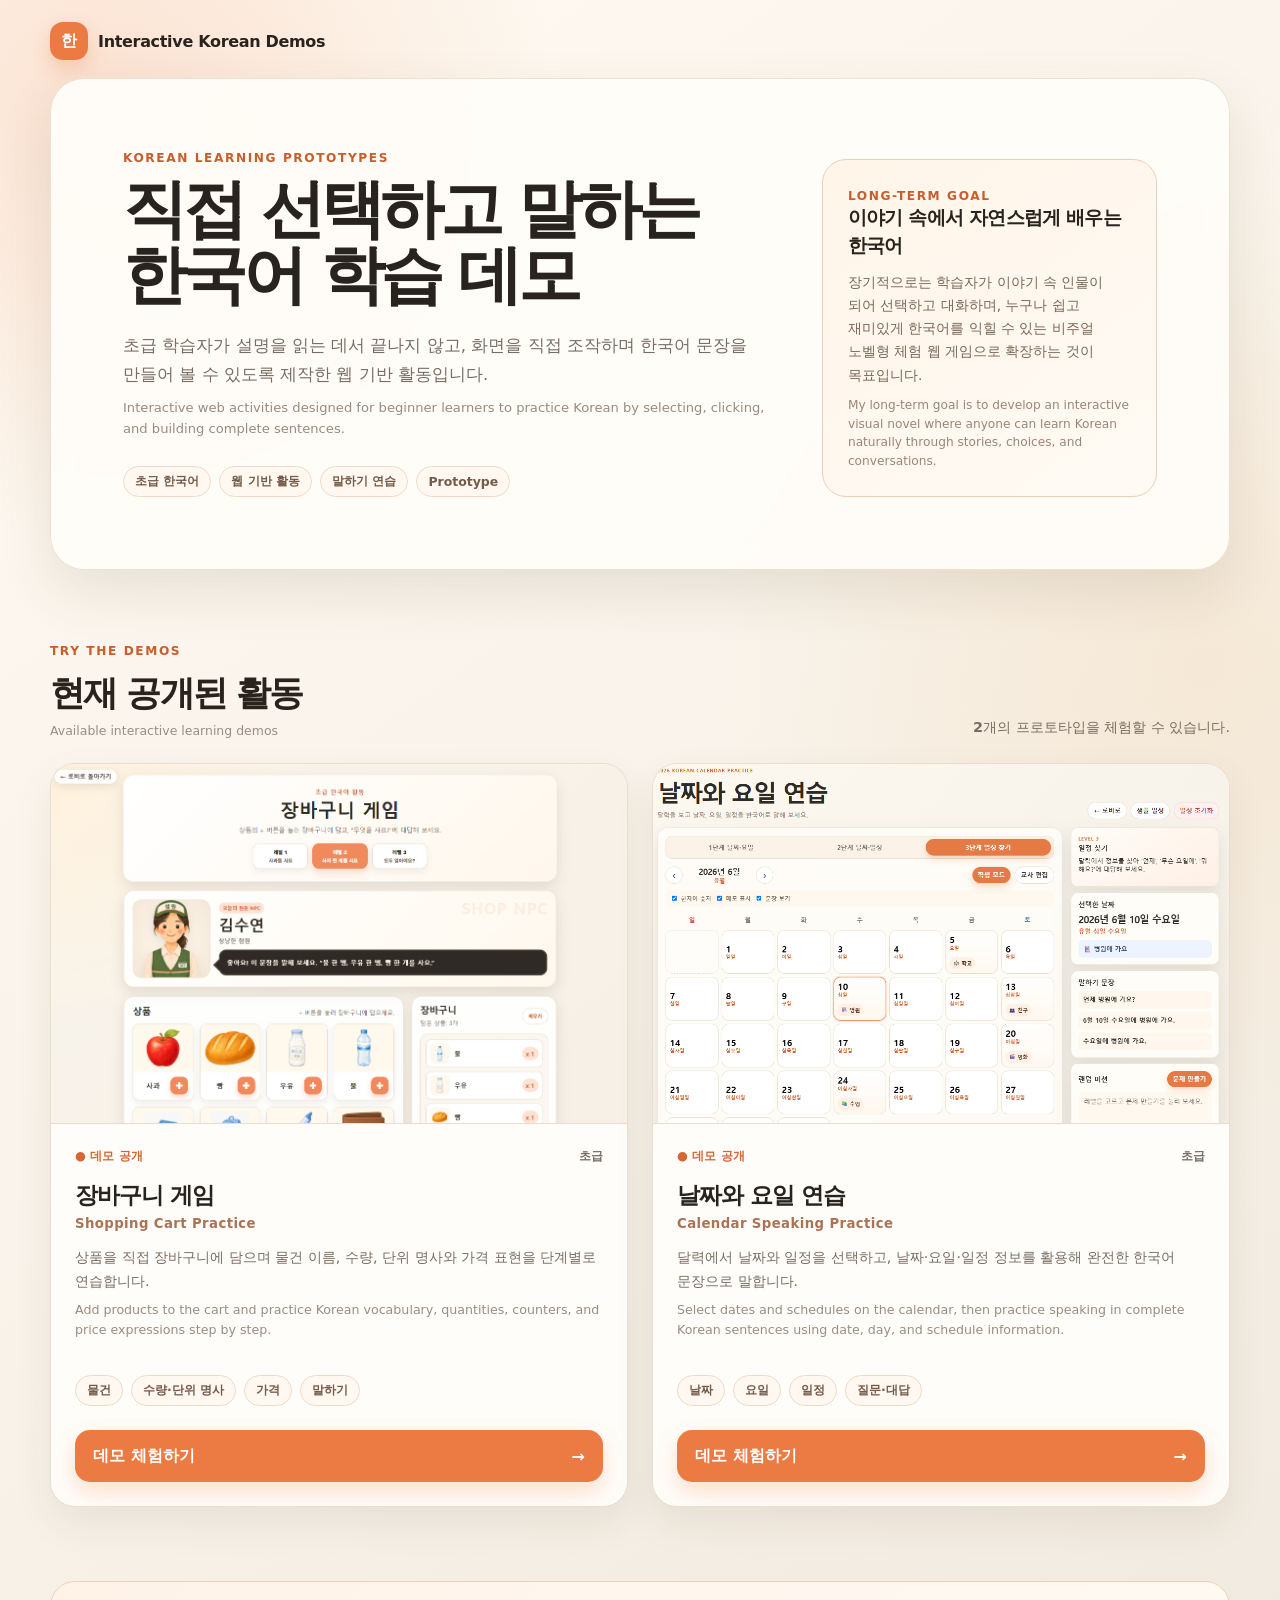
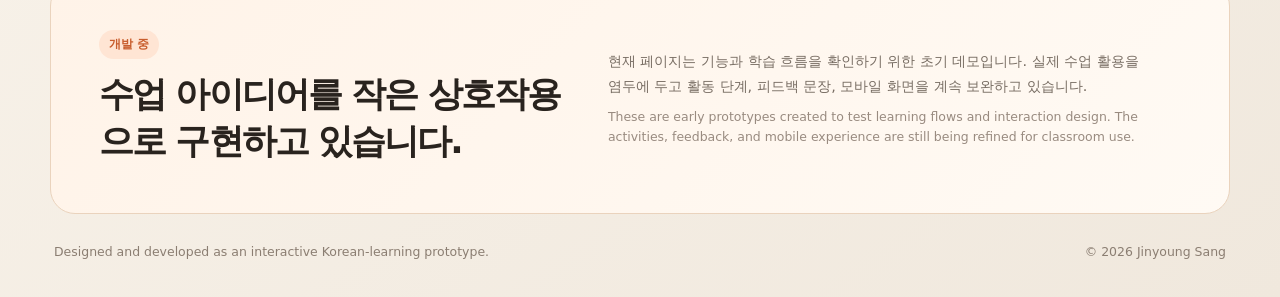
<file: index.html>
<!DOCTYPE html>
<html lang="ko">
<head>
  <meta charset="UTF-8" />
  <meta name="viewport" content="width=device-width, initial-scale=1.0" />
  <title>Interactive Korean Learning Demos</title>
  <meta name="description" content="초급 한국어 학습자가 직접 선택하고 말하며 연습할 수 있도록 만든 인터랙티브 웹 활동 데모입니다." />
  <meta name="theme-color" content="#f3e8d8" />

  <link rel="stylesheet" href="./assets/css/index.css" />

  <meta property="og:type" content="website" />
  <meta property="og:site_name" content="Interactive Korean Learning Demos" />
  <meta property="og:title" content="Interactive Korean Learning Demos" />
  <meta property="og:description" content="직접 선택하고 말하며 익히는 초급 한국어 웹 활동 프로토타입" />
  <meta property="og:url" content="https://revecnl.github.io/korean_word_edu_demo/" />
  <meta property="og:image" content="https://revecnl.github.io/korean_word_edu_demo/assets/preview/cart-game.png" />

  <meta name="twitter:card" content="summary_large_image" />
  <meta name="twitter:title" content="Interactive Korean Learning Demos" />
  <meta name="twitter:description" content="직접 선택하고 말하며 익히는 초급 한국어 웹 활동 프로토타입" />
  <meta name="twitter:image" content="https://revecnl.github.io/korean_word_edu_demo/assets/preview/cart-game.png" />
</head>
<body>
  <div class="page-shell">
    <header class="topbar">
      <a class="brand" href="./index.html" aria-label="데모 홈으로 이동">
        <span class="brand-mark">한</span>
        <span>Interactive Korean Demos</span>
      </a>

    </header>

    <main class="container">
      <section class="hero">
        <div class="hero-copy">
          <p class="eyebrow">KOREAN LEARNING PROTOTYPES</p>
          <h1>직접 선택하고 말하는<br />한국어 학습 데모</h1>
          <p class="hero-text">
            초급 학습자가 설명을 읽는 데서 끝나지 않고, 화면을 직접 조작하며
            한국어 문장을 만들어 볼 수 있도록 제작한 웹 기반 활동입니다.
          </p>
          <p class="hero-text-en" lang="en">
            Interactive web activities designed for beginner learners to practice Korean by
            selecting, clicking, and building complete sentences.
          </p>

          <div class="hero-tags" aria-label="프로젝트 특징">
            <span>초급 한국어</span>
            <span>웹 기반 활동</span>
            <span>말하기 연습</span>
            <span>Prototype</span>
          </div>
        </div>

        <aside class="vision-card" aria-label="장기 프로젝트 목표">
          <span class="vision-label">LONG-TERM GOAL</span>
          <strong>이야기 속에서 자연스럽게 배우는 한국어</strong>
          <p>
            장기적으로는 학습자가 이야기 속 인물이 되어 선택하고 대화하며,
            누구나 쉽고 재미있게 한국어를 익힐 수 있는 비주얼 노벨형 체험 웹 게임으로 확장하는 것이 목표입니다.
          </p>
          <p class="vision-text-en" lang="en">
            My long-term goal is to develop an interactive visual novel where anyone can learn
            Korean naturally through stories, choices, and conversations.
          </p>
        </aside>
      </section>

      <section class="demo-section" aria-labelledby="demoTitle">
        <div class="section-heading">
          <div>
            <p class="section-kicker">TRY THE DEMOS</p>
            <h2 id="demoTitle">현재 공개된 활동</h2>
            <p class="section-title-en" lang="en">Available interactive learning demos</p>
          </div>
          <p><strong id="demoCount">0</strong>개의 프로토타입을 체험할 수 있습니다.</p>
        </div>

        <div class="program-grid" id="programGrid"></div>
      </section>

      <section class="project-note">
        <div>
          <span class="note-badge">개발 중</span>
          <h2>수업 아이디어를 작은 상호작용으로 구현하고 있습니다.</h2>
        </div>
        <div class="project-note-copy">
          <p>
            현재 페이지는 기능과 학습 흐름을 확인하기 위한 초기 데모입니다.
            실제 수업 활용을 염두에 두고 활동 단계, 피드백 문장, 모바일 화면을 계속 보완하고 있습니다.
          </p>
          <p class="project-note-en" lang="en">
            These are early prototypes created to test learning flows and interaction design.
            The activities, feedback, and mobile experience are still being refined for classroom use.
          </p>
        </div>
      </section>
    </main>

    <footer class="site-footer">
      <p>Designed and developed as an interactive Korean-learning prototype.</p>
      <p>© 2026 Jinyoung Sang</p>
    </footer>
  </div>

  <script src="./assets/js/index.js"></script>
</body>
</html>
</file>
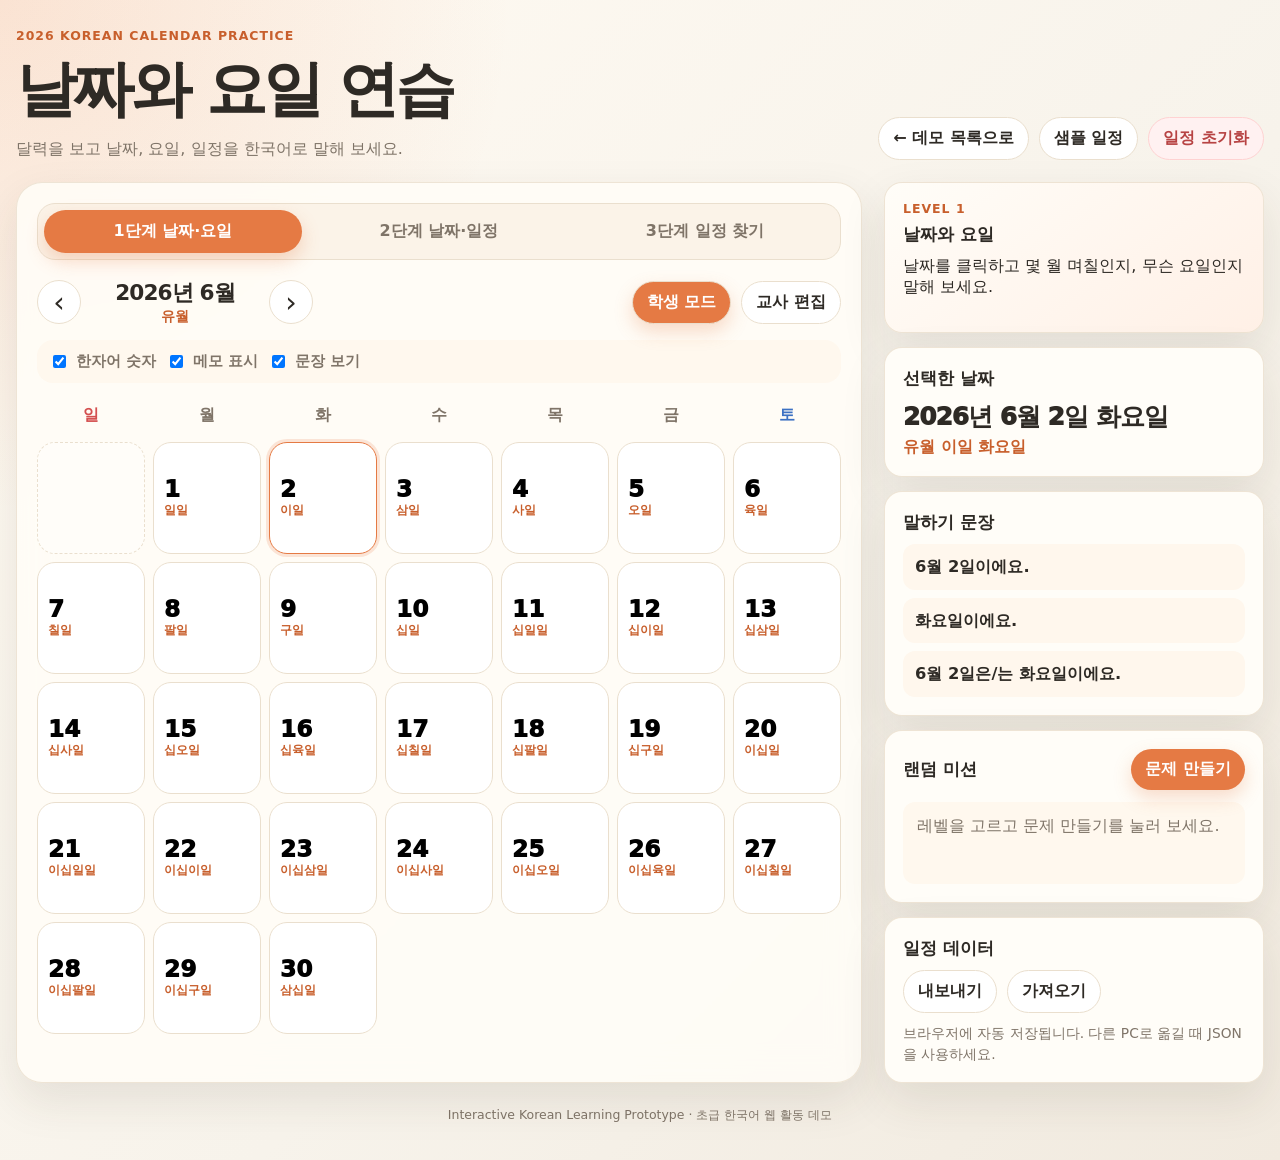
<file: calendar-game.html>
<!DOCTYPE html>
<html lang="ko">
<head>
  <meta charset="UTF-8" />
  <meta name="viewport" content="width=device-width, initial-scale=1.0" />
  <title>날짜와 요일 연습 | Interactive Korean Learning Demo</title>
  <meta name="description" content="2026년 달력에서 날짜, 요일, 일정 정보를 확인하고 한국어 문장으로 말하는 초급 한국어 웹 활동 데모입니다." />
  <meta name="theme-color" content="#f7f3eb" />
  <link rel="stylesheet" href="assets/css/calendar-game.css" />
</head>
<body>
  <div class="app-shell">
    <header class="app-header">
      <div>
        <p class="eyebrow">2026 Korean Calendar Practice</p>
        <h1>날짜와 요일 연습</h1>
        <p class="subtitle">달력을 보고 날짜, 요일, 일정을 한국어로 말해 보세요.</p>
      </div>
      <div class="header-actions">
        <a class="ghost-btn lobby-link" href="index.html">← 데모 목록으로</a>
        <button type="button" class="ghost-btn" id="loadSampleBtn">샘플 일정</button>
        <button type="button" class="danger-ghost-btn" id="clearNotesBtn">일정 초기화</button>
      </div>
    </header>

    <main class="layout-grid">
      <section class="calendar-panel" aria-label="2026년 달력">
        <div class="level-tabs" role="tablist" aria-label="레벨 선택">
          <button type="button" class="level-btn active" data-level="1">1단계 날짜·요일</button>
          <button type="button" class="level-btn" data-level="2">2단계 날짜·일정</button>
          <button type="button" class="level-btn" data-level="3">3단계 일정 찾기</button>
        </div>

        <div class="toolbar">
          <div class="month-controls">
            <button type="button" class="nav-btn" id="prevMonthBtn" aria-label="이전 달">‹</button>
            <div class="month-title">
              <strong id="monthLabel">2026년 6월</strong>
              <span id="monthReading">유월</span>
            </div>
            <button type="button" class="nav-btn" id="nextMonthBtn" aria-label="다음 달">›</button>
          </div>

          <div class="mode-controls">
            <button type="button" class="toggle-btn active" id="studentModeBtn">학생 모드</button>
            <button type="button" class="toggle-btn" id="teacherModeBtn">교사 편집</button>
          </div>
        </div>

        <div class="option-row" aria-label="보기 옵션">
          <label class="switch-label">
            <input type="checkbox" id="showReadingToggle" checked />
            <span>한자어 숫자</span>
          </label>
          <label class="switch-label">
            <input type="checkbox" id="showMemoToggle" checked />
            <span>메모 표시</span>
          </label>
          <label class="switch-label">
            <input type="checkbox" id="showAnswerToggle" checked />
            <span>문장 보기</span>
          </label>
        </div>

        <div class="weekday-row" aria-hidden="true">
          <span>일</span><span>월</span><span>화</span><span>수</span><span>목</span><span>금</span><span>토</span>
        </div>

        <div class="calendar-grid" id="calendarGrid"></div>
      </section>

      <aside class="side-panel" aria-label="연습 패널">
        <section class="info-card">
          <p class="panel-kicker" id="levelKicker">Level 1</p>
          <h2 id="levelTitle">날짜와 요일</h2>
          <p id="levelDescription">날짜를 클릭하고 몇 월 며칠인지, 무슨 요일인지 말해 보세요.</p>
        </section>

        <section class="selected-card">
          <h2>선택한 날짜</h2>
          <div class="date-big" id="selectedDateLabel">날짜를 선택하세요</div>
          <div class="date-reading" id="selectedDateReading"></div>
          <div class="note-view" id="selectedNoteView"></div>
        </section>

        <section class="sentence-card" id="sentenceCard">
          <h2>말하기 문장</h2>
          <div class="sentence-list" id="sentenceList"></div>
        </section>

        <section class="quiz-card">
          <div class="quiz-header">
            <h2>랜덤 미션</h2>
            <button type="button" class="primary-btn" id="randomQuizBtn">문제 만들기</button>
          </div>
          <div class="quiz-box" id="quizBox">
            <p class="muted">레벨을 고르고 문제 만들기를 눌러 보세요.</p>
          </div>
          <button type="button" class="answer-btn hidden" id="showQuizAnswerBtn">정답 보기</button>
          <div class="quiz-answer hidden" id="quizAnswer"></div>
        </section>

        <section class="data-card">
          <h2>일정 데이터</h2>
          <div class="data-actions">
            <button type="button" class="ghost-btn" id="exportBtn">내보내기</button>
            <label class="file-label">
              가져오기
              <input type="file" id="importInput" accept="application/json" />
            </label>
          </div>
          <p class="muted small">브라우저에 자동 저장됩니다. 다른 PC로 옮길 때 JSON을 사용하세요.</p>
        </section>
      </aside>
    </main>
    <footer class="demo-footer">
      <p>Interactive Korean Learning Prototype · 초급 한국어 웹 활동 데모</p>
    </footer>
  </div>

  <dialog class="note-dialog" id="noteDialog">
    <form method="dialog" class="note-form" id="noteForm">
      <div class="dialog-header">
        <div>
          <p class="panel-kicker">교사 편집</p>
          <h2 id="dialogDateLabel">일정 편집</h2>
        </div>
        <button type="button" class="icon-btn" id="closeDialogBtn" aria-label="닫기">×</button>
      </div>

      <label>
        달력에 짧게 보일 말
        <input type="text" id="shortMemoInput" placeholder="예: 학교, 병원, 친구" maxlength="12" />
      </label>

      <label>
        학생이 말할 문장
        <input type="text" id="memoInput" placeholder="예: 학교에 가요" maxlength="40" />
      </label>

      <label>
        아이콘
        <select id="iconInput">
          <option value="">없음</option>
          <option value="🏫">🏫 학교</option>
          <option value="🏢">🏢 회사</option>
          <option value="🏥">🏥 병원</option>
          <option value="🛒">🛒 마트</option>
          <option value="🎬">🎬 영화</option>
          <option value="👥">👥 친구</option>
          <option value="📚">📚 수업</option>
          <option value="✈️">✈️ 여행</option>
          <option value="☕">☕ 카페</option>
          <option value="🏠">🏠 집</option>
        </select>
      </label>

      <div class="dialog-actions">
        <button type="button" class="danger-ghost-btn" id="deleteNoteBtn">삭제</button>
        <div class="spacer"></div>
        <button type="button" class="ghost-btn" id="cancelDialogBtn">취소</button>
        <button type="submit" class="primary-btn">저장</button>
      </div>
    </form>
  </dialog>

  <script src="assets/js/calendar-game.js"></script>
</body>
</html>
</file>
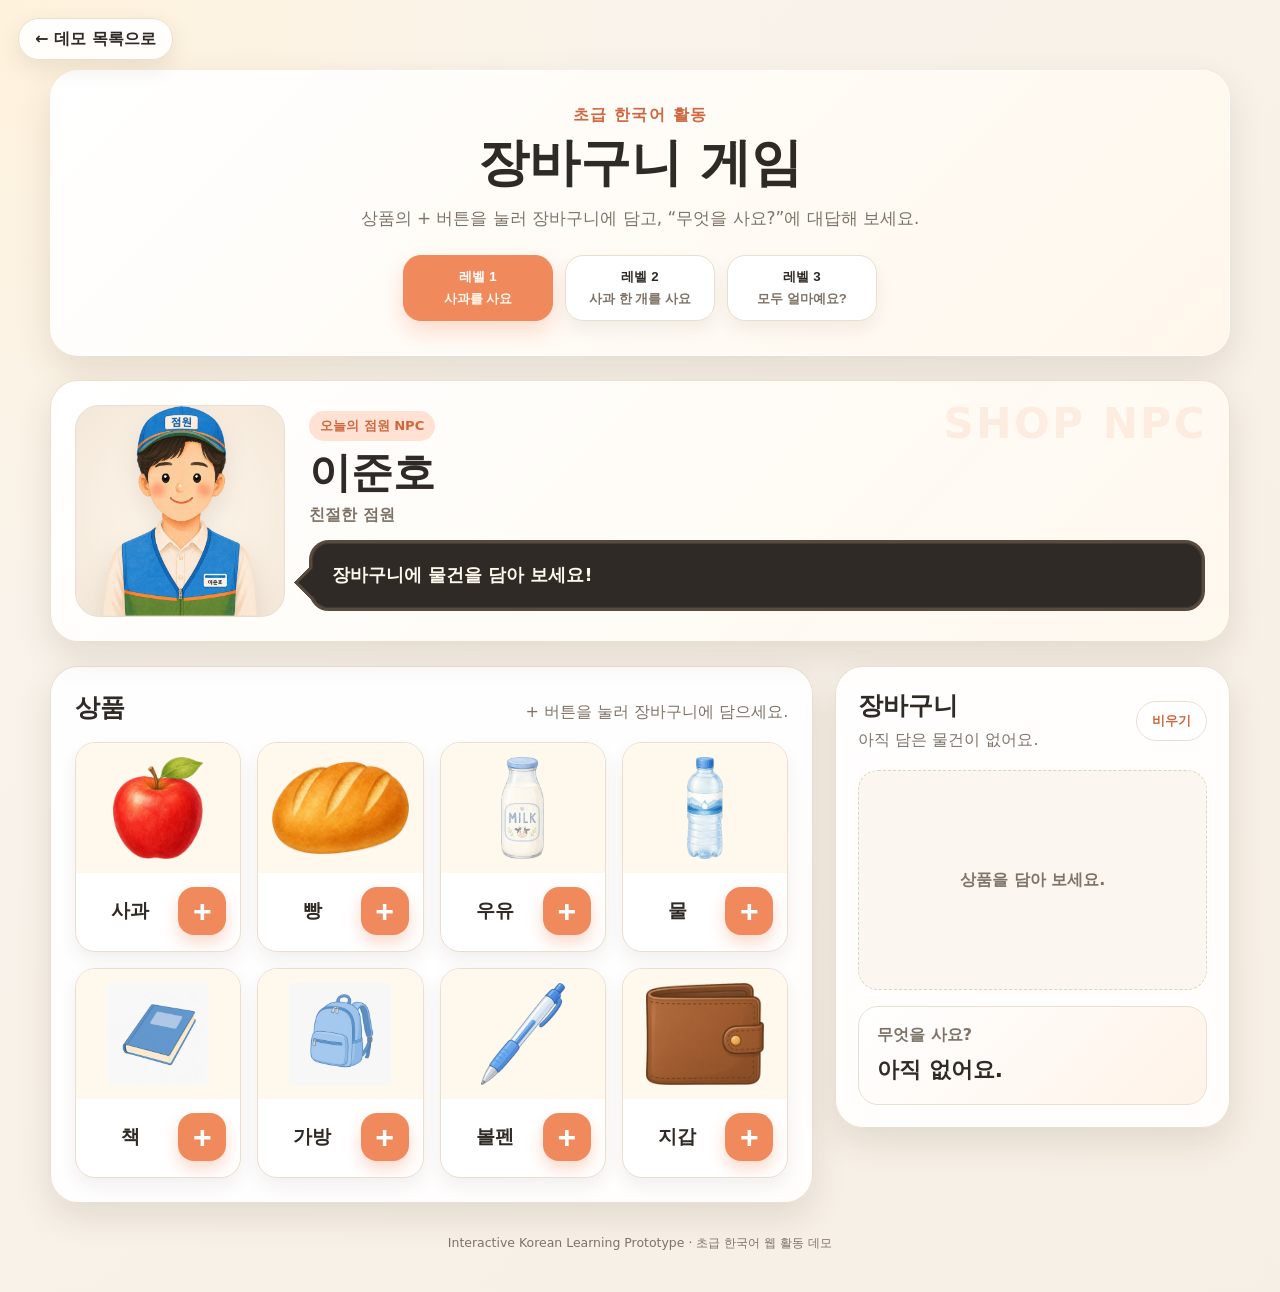
<file: cart-game.html>
<!DOCTYPE html>
<html lang="ko">
<head>
  <meta charset="UTF-8" />
  <meta name="viewport" content="width=device-width, initial-scale=1.0" />

  <title>장바구니 게임 | Interactive Korean Learning Demo</title>
  <meta name="description" content="상품을 장바구니에 담으며 물건, 수량, 단위 명사와 가격 표현을 연습하는 초급 한국어 웹 활동 데모입니다." />
  <meta name="theme-color" content="#fff8ee" />

  <link rel="stylesheet" href="./assets/css/cart-game.css" />
</head>
<body>
  <div class="page-shell">
    <a class="lobby-button" href="./index.html">← 데모 목록으로</a>

    <header class="hero">
      <p class="eyebrow">초급 한국어 활동</p>
      <h1>장바구니 게임</h1>
      <p class="hero-text">
        상품의 + 버튼을 눌러 장바구니에 담고, “무엇을 사요?”에 대답해 보세요.
      </p>

      <div class="level-selector" aria-label="활동 레벨 선택">
  <button class="level-button active" type="button" data-level="1">
    레벨 1
    <span>사과를 사요</span>
  </button>

  <button class="level-button" type="button" data-level="2">
    레벨 2
    <span>사과 한 개를 사요</span>
  </button>

<button class="level-button" type="button" data-level="3">
  레벨 3
  <span>모두 얼마예요?</span>
</button>
</div>
    </header>

    <!-- 점원 NPC 영역 -->
    <section class="npc-panel card">
      <div class="npc-portrait-wrap">
        <img id="npcImage" class="npc-portrait" src="" alt="점원 NPC" />
      </div>

      <div class="npc-info">
        <p class="npc-label">오늘의 점원 NPC</p>
        <h2 id="npcName">점원</h2>
        <p id="npcRole" class="npc-role">상점 안내</p>

        <div class="npc-dialogue-box">
          <p id="npcDialogue">어서 오세요! 필요한 물건을 골라 보세요.</p>
        </div>
      </div>
    </section>

    <main class="shop-layout">
      <!-- 왼쪽: 상품 페이지 -->
      <section class="product-panel" aria-labelledby="productTitle">
        <div class="section-heading">
          <h2 id="productTitle">상품</h2>
          <p>+ 버튼을 눌러 장바구니에 담으세요.</p>
        </div>

        <div id="productGrid" class="product-grid">
          <!-- JS에서 상품 카드 생성 -->
        </div>
      </section>

      <!-- 오른쪽: 장바구니 -->
      <aside class="cart-panel" aria-labelledby="cartTitle">
        <div class="section-heading cart-heading">
          <div>
            <h2 id="cartTitle">장바구니</h2>
            <p id="cartStatus">아직 담은 물건이 없어요.</p>
          </div>

          <button id="clearCartButton" class="clear-button" type="button">
            비우기
          </button>
        </div>

<div id="cartList" class="cart-list empty">
  <p class="empty-message">상품을 담아 보세요.</p>
</div>

<div id="cartTotalBox" class="cart-total-box hidden">
  <p class="cart-total-label">총 가격</p>
  <p id="cartTotalNumber" class="cart-total-number">0원</p>
  <p id="cartTotalKorean" class="cart-total-korean">영 원</p>
</div>

<div class="speech-box">
  <p id="speechQuestion" class="speech-question">무엇을 사요?</p>
  <p id="answerPreview" class="speech-answer">아직 없어요.</p>
</div>
      </aside>
    </main>

    <footer class="demo-footer">
      <p>Interactive Korean Learning Prototype · 초급 한국어 웹 활동 데모</p>
    </footer>
  </div>

  <script src="./assets/js/cart-game.js"></script>
</body>
</html>
</file>
<file: assets/css/index.css>
* {
  box-sizing: border-box;
}

:root {
  --bg: #f7f1e8;
  --bg-soft: #fffaf4;
  --panel: rgba(255, 253, 249, 0.92);
  --panel-solid: #fffdf9;
  --ink: #29231e;
  --muted: #786d63;
  --line: #eadcca;
  --accent: #ec7b43;
  --accent-dark: #c85d2d;
  --accent-soft: #fff0e6;
  --shadow: 0 22px 55px rgba(73, 52, 31, 0.11);
  --radius-xl: 34px;
  --radius-lg: 25px;
  --radius-md: 17px;
  --font: "Pretendard", "Apple SD Gothic Neo", "Malgun Gothic", system-ui, sans-serif;
}

html {
  scroll-behavior: smooth;
}

body {
  margin: 0;
  color: var(--ink);
  font-family: var(--font);
  background:
    radial-gradient(circle at 8% 5%, rgba(236, 123, 67, 0.18), transparent 28rem),
    radial-gradient(circle at 94% 35%, rgba(233, 176, 100, 0.14), transparent 30rem),
    linear-gradient(145deg, #fffaf2 0%, var(--bg) 55%, #f0e8dd 100%);
}

a {
  color: inherit;
}

.page-shell {
  min-height: 100vh;
  padding: 22px clamp(16px, 3vw, 38px) 34px;
}

.topbar,
.container,
.site-footer {
  width: min(1180px, 100%);
  margin-inline: auto;
}

.topbar {
  display: flex;
  align-items: center;
  justify-content: space-between;
  gap: 18px;
  margin-bottom: 18px;
}

.brand {
  display: inline-flex;
  align-items: center;
  gap: 10px;
  color: var(--ink);
  font-weight: 850;
  text-decoration: none;
  letter-spacing: -0.02em;
}

.brand-mark {
  display: grid;
  width: 38px;
  height: 38px;
  place-items: center;
  border-radius: 13px;
  color: #fff;
  background: var(--accent);
  box-shadow: 0 9px 20px rgba(236, 123, 67, 0.28);
}

.github-link {
  display: inline-flex;
  align-items: center;
  min-height: 42px;
  padding: 0 16px;
  border: 1px solid var(--line);
  border-radius: 999px;
  background: rgba(255, 253, 249, 0.8);
  font-size: 0.87rem;
  font-weight: 800;
  text-decoration: none;
  transition: transform 0.18s ease, border-color 0.18s ease, background 0.18s ease;
}

.github-link:hover {
  transform: translateY(-2px);
  border-color: #d7b99a;
  background: #fff;
}

.hero {
  display: grid;
  grid-template-columns: minmax(0, 1.45fr) minmax(280px, 0.75fr);
  gap: clamp(22px, 4vw, 54px);
  align-items: end;
  padding: clamp(34px, 6vw, 72px);
  border: 1px solid rgba(234, 220, 202, 0.86);
  border-radius: var(--radius-xl);
  background: var(--panel);
  box-shadow: var(--shadow);
  backdrop-filter: blur(15px);
}

.eyebrow,
.section-kicker,
.vision-label {
  margin: 0 0 12px;
  color: var(--accent-dark);
  font-size: 0.76rem;
  font-weight: 900;
  letter-spacing: 0.13em;
}

.hero h1 {
  margin: 0;
  font-size: clamp(2.2rem, 5vw, 4.25rem);
  line-height: 1.03;
  letter-spacing: -0.065em;
}

.hero-text {
  max-width: 730px;
  margin: 22px 0 0;
  color: var(--muted);
  font-size: clamp(0.94rem, 1.35vw, 1.04rem);
  line-height: 1.75;
  word-break: keep-all;
}

.hero-text-en {
  max-width: 710px;
  margin: 8px 0 0;
  color: #998b7f;
  font-size: 0.82rem;
  line-height: 1.6;
}

.hero-tags,
.program-tags {
  display: flex;
  flex-wrap: wrap;
  gap: 8px;
}

.hero-tags {
  margin-top: 27px;
}

.hero-tags span,
.program-tag {
  display: inline-flex;
  align-items: center;
  min-height: 31px;
  padding: 0 11px;
  border: 1px solid #eddbc8;
  border-radius: 999px;
  background: #fff8f1;
  color: #745b49;
  font-size: 0.78rem;
  font-weight: 750;
}

.vision-card {
  padding: 25px;
  border: 1px solid #edcfb5;
  border-radius: 24px;
  background: linear-gradient(145deg, #fff5e9, #fffaf4);
}

.vision-card strong {
  display: block;
  font-size: 1.18rem;
  line-height: 1.45;
  letter-spacing: -0.04em;
  word-break: keep-all;
}

.vision-card p {
  margin: 12px 0 0;
  color: #7b6757;
  font-size: 0.86rem;
  line-height: 1.68;
  word-break: keep-all;
}

.vision-card .vision-text-en {
  margin-top: 9px;
  color: #9a8677;
  font-size: 0.76rem;
  line-height: 1.55;
}

.demo-section {
  padding: 74px 0 22px;
}

.section-heading {
  display: flex;
  align-items: end;
  justify-content: space-between;
  gap: 24px;
  margin-bottom: 22px;
}

.section-heading h2,
.project-note h2 {
  margin: 0;
  font-size: clamp(1.55rem, 2.8vw, 2.2rem);
  letter-spacing: -0.055em;
}

.section-heading > p {
  margin: 0 0 4px;
  color: var(--muted);
  font-size: 0.9rem;
}

.section-title-en {
  margin: 5px 0 0;
  color: #9b8d81;
  font-size: 0.78rem;
  line-height: 1.5;
}

.program-grid {
  display: grid;
  grid-template-columns: repeat(2, minmax(0, 1fr));
  gap: 24px;
}

.program-card {
  overflow: hidden;
  border: 1px solid rgba(234, 220, 202, 0.92);
  border-radius: var(--radius-lg);
  background: var(--panel-solid);
  box-shadow: 0 16px 38px rgba(73, 52, 31, 0.08);
  transition: transform 0.2s ease, box-shadow 0.2s ease;
}

.program-card:hover {
  transform: translateY(-5px);
  box-shadow: 0 24px 50px rgba(73, 52, 31, 0.14);
}

.preview-link {
  display: block;
  overflow: hidden;
  aspect-ratio: 16 / 10;
  border-bottom: 1px solid var(--line);
  background: #f4eadc;
}

.program-preview {
  display: block;
  width: 100%;
  height: 100%;
  object-fit: cover;
  object-position: top center;
  transition: transform 0.35s ease;
}

.program-card:hover .program-preview {
  transform: scale(1.025);
}

.program-body {
  padding: 24px;
}

.program-meta {
  display: flex;
  justify-content: space-between;
  gap: 14px;
  margin-bottom: 15px;
  color: var(--muted);
  font-size: 0.78rem;
  font-weight: 800;
}

.status-dot {
  color: #d66635;
}

.program-card h3 {
  margin: 0;
  font-size: 1.42rem;
  letter-spacing: -0.045em;
}

.english-title {
  margin: 5px 0 0;
  color: #aa7355;
  font-size: 0.83rem;
  font-weight: 800;
  letter-spacing: 0.03em;
}

.program-description {
  margin: 15px 0 0;
  color: var(--muted);
  font-size: 0.9rem;
  line-height: 1.65;
  word-break: keep-all;
}

.program-description-en {
  min-height: 58px;
  margin: 7px 0 17px;
  color: #9a8d82;
  font-size: 0.79rem;
  line-height: 1.55;
}

.program-footer {
  margin-top: 24px;
}

.demo-button {
  display: flex;
  align-items: center;
  justify-content: space-between;
  width: 100%;
  min-height: 52px;
  padding: 0 18px;
  border-radius: 15px;
  color: #fff;
  background: var(--accent);
  box-shadow: 0 10px 22px rgba(236, 123, 67, 0.23);
  font-weight: 850;
  text-decoration: none;
  transition: background 0.18s ease, transform 0.18s ease;
}

.demo-button:hover {
  background: var(--accent-dark);
  transform: translateY(-1px);
}

.project-note {
  display: grid;
  grid-template-columns: minmax(0, 0.9fr) minmax(0, 1.1fr);
  gap: 40px;
  align-items: center;
  margin-top: 52px;
  padding: clamp(28px, 5vw, 48px);
  border: 1px solid #ead3bd;
  border-radius: var(--radius-lg);
  background: linear-gradient(135deg, #fff3e8, #fffaf4);
}

.note-badge {
  display: inline-flex;
  margin-bottom: 12px;
  padding: 6px 10px;
  border-radius: 999px;
  color: var(--accent-dark);
  background: #ffe5d4;
  font-size: 0.77rem;
  font-weight: 900;
}

.project-note p {
  margin: 0;
  color: var(--muted);
  font-size: 0.9rem;
  line-height: 1.72;
  word-break: keep-all;
}

.project-note-en {
  margin-top: 9px !important;
  color: #998b80 !important;
  font-size: 0.78rem !important;
  line-height: 1.58 !important;
}

.site-footer {
  display: flex;
  justify-content: space-between;
  gap: 24px;
  padding: 30px 4px 4px;
  color: #8b7e72;
  font-size: 0.78rem;
}

.site-footer p {
  margin: 0;
}

@media (max-width: 850px) {
  .hero,
  .project-note {
    grid-template-columns: 1fr;
  }

  .program-grid {
    grid-template-columns: 1fr;
  }

  .program-description-en {
    min-height: 0;
  }
}

@media (max-width: 620px) {
  .page-shell {
    padding-inline: 12px;
  }

  .topbar {
    align-items: flex-start;
  }

  .brand span:last-child {
    display: none;
  }

  .github-link {
    min-height: 38px;
    padding-inline: 13px;
    font-size: 0.76rem;
  }

  .hero {
    padding: 30px 22px;
    border-radius: 26px;
  }

  .hero h1 br {
    display: none;
  }

  .section-heading,
  .site-footer {
    align-items: flex-start;
    flex-direction: column;
  }

  .section-heading > p {
    font-size: 0.88rem;
  }

  .program-body {
    padding: 20px;
  }

  .project-note {
    gap: 18px;
  }
}

@media (prefers-reduced-motion: reduce) {
  *,
  *::before,
  *::after {
    scroll-behavior: auto !important;
    transition: none !important;
  }
}
</file>
<file: assets/css/calendar-game.css>
:root {
  --bg: #f7f3eb;
  --panel: #fffdf8;
  --panel-strong: #ffffff;
  --ink: #2e2a25;
  --muted: #7f7468;
  --line: #eadfce;
  --accent: #e57a44;
  --accent-dark: #c85f2c;
  --accent-soft: #fff0e6;
  --blue-soft: #edf4ff;
  --green-soft: #eff9ef;
  --red-soft: #fff1f1;
  --shadow: 0 18px 45px rgba(58, 45, 30, 0.1);
  --radius-lg: 26px;
  --radius-md: 18px;
  --radius-sm: 12px;
  --font: system-ui, -apple-system, BlinkMacSystemFont, "Segoe UI", sans-serif;
}

* {
  box-sizing: border-box;
}

body {
  margin: 0;
  min-height: 100vh;
  color: var(--ink);
  font-family: var(--font);
  background:
    radial-gradient(circle at top left, rgba(229, 122, 68, 0.18), transparent 32rem),
    linear-gradient(135deg, #fffaf2 0%, var(--bg) 58%, #f1eadf 100%);
}

button,
input,
select {
  font: inherit;
}

button {
  cursor: pointer;
}

.app-shell {
  width: min(1440px, calc(100% - 32px));
  margin: 0 auto;
  padding: 28px 0 36px;
}

.app-header {
  display: flex;
  align-items: flex-end;
  justify-content: space-between;
  gap: 20px;
  margin-bottom: 22px;
}

.eyebrow,
.panel-kicker {
  margin: 0 0 6px;
  color: var(--accent-dark);
  font-size: 0.78rem;
  font-weight: 800;
  letter-spacing: 0.08em;
  text-transform: uppercase;
}

h1,
h2,
p {
  margin-top: 0;
}

h1 {
  margin-bottom: 8px;
  font-size: clamp(2rem, 5vw, 3.8rem);
  letter-spacing: -0.06em;
}

h2 {
  margin-bottom: 10px;
  font-size: 1.08rem;
}

.subtitle {
  margin-bottom: 0;
  color: var(--muted);
  font-size: 1rem;
}

.header-actions,
.data-actions,
.dialog-actions,
.mode-controls,
.month-controls,
.option-row,
.quiz-header {
  display: flex;
  align-items: center;
  gap: 10px;
}

.layout-grid {
  display: grid;
  grid-template-columns: minmax(0, 1fr) 380px;
  gap: 22px;
}

.calendar-panel,
.side-panel > section {
  background: rgba(255, 253, 248, 0.88);
  border: 1px solid rgba(234, 223, 206, 0.8);
  box-shadow: var(--shadow);
  backdrop-filter: blur(16px);
}

.calendar-panel {
  padding: 20px;
  border-radius: var(--radius-lg);
}

.side-panel {
  display: flex;
  flex-direction: column;
  gap: 14px;
}

.side-panel > section {
  padding: 18px;
  border-radius: var(--radius-md);
}

.level-tabs {
  display: grid;
  grid-template-columns: repeat(3, 1fr);
  gap: 8px;
  margin-bottom: 18px;
  padding: 6px;
  border: 1px solid var(--line);
  border-radius: 18px;
  background: #fbf3e8;
}

.level-btn,
.toggle-btn,
.ghost-btn,
.danger-ghost-btn,
.primary-btn,
.answer-btn,
.file-label,
.nav-btn,
.icon-btn {
  border: 0;
  border-radius: 999px;
  transition: transform 0.15s ease, background 0.15s ease, box-shadow 0.15s ease;
}

.level-btn {
  padding: 11px 12px;
  color: var(--muted);
  background: transparent;
  font-weight: 800;
}

.level-btn.active {
  color: #fff;
  background: var(--accent);
  box-shadow: 0 8px 18px rgba(229, 122, 68, 0.28);
}

.toolbar {
  display: flex;
  align-items: center;
  justify-content: space-between;
  gap: 16px;
  margin-bottom: 14px;
}

.month-controls {
  min-width: 320px;
}

.nav-btn {
  width: 44px;
  height: 44px;
  color: var(--ink);
  background: #fff;
  border: 1px solid var(--line);
  font-size: 1.8rem;
  line-height: 1;
}

.nav-btn:disabled {
  cursor: not-allowed;
  opacity: 0.35;
}

.month-title {
  min-width: 168px;
  text-align: center;
}

.month-title strong {
  display: block;
  font-size: 1.35rem;
  letter-spacing: -0.04em;
}

.month-title span {
  display: block;
  color: var(--accent-dark);
  font-size: 0.88rem;
  font-weight: 800;
}

.toggle-btn,
.ghost-btn,
.danger-ghost-btn,
.primary-btn,
.answer-btn,
.file-label {
  padding: 10px 14px;
  font-weight: 800;
}

.toggle-btn,
.ghost-btn,
.file-label {
  color: var(--ink);
  background: #fff;
  border: 1px solid var(--line);
}

.toggle-btn.active,
.primary-btn,
.answer-btn {
  color: #fff;
  background: var(--accent);
  box-shadow: 0 8px 18px rgba(229, 122, 68, 0.25);
}

.danger-ghost-btn {
  color: #b74343;
  background: var(--red-soft);
  border: 1px solid #ffd2d2;
}

button:hover:not(:disabled),
.file-label:hover {
  transform: translateY(-1px);
}

.lobby-link {
  display: inline-flex;
  align-items: center;
  justify-content: center;
  text-decoration: none;
}

.option-row {
  flex-wrap: wrap;
  margin-bottom: 14px;
  padding: 12px;
  border-radius: 16px;
  background: #fff8ee;
}

.switch-label {
  display: inline-flex;
  align-items: center;
  gap: 7px;
  color: var(--muted);
  font-size: 0.92rem;
  font-weight: 800;
}

.weekday-row,
.calendar-grid {
  display: grid;
  grid-template-columns: repeat(7, minmax(0, 1fr));
  gap: 8px;
}

.weekday-row {
  margin-bottom: 8px;
}

.weekday-row span {
  padding: 8px 0;
  color: var(--muted);
  text-align: center;
  font-weight: 900;
}

.weekday-row span:first-child {
  color: #d45050;
}

.weekday-row span:last-child {
  color: #3d71c3;
}

.day-cell {
  position: relative;
  min-height: 112px;
  padding: 10px;
  border: 1px solid var(--line);
  border-radius: 18px;
  background: var(--panel-strong);
  text-align: left;
  overflow: hidden;
}

.day-cell.empty {
  background: rgba(255, 255, 255, 0.35);
  border-style: dashed;
  pointer-events: none;
}

.day-cell.selected {
  border-color: var(--accent);
  box-shadow: 0 0 0 3px rgba(229, 122, 68, 0.18);
}

.day-cell.has-note {
  background: linear-gradient(180deg, #ffffff 0%, #fff8ef 100%);
}

.day-cell.today {
  border-color: #68a96f;
}

.day-cell.today::after {
  content: "오늘";
  position: absolute;
  top: 8px;
  right: 8px;
  padding: 3px 7px;
  border-radius: 999px;
  color: #287334;
  background: var(--green-soft);
  font-size: 0.72rem;
  font-weight: 900;
}

.day-top {
  display: flex;
  flex-direction: column;
  gap: 2px;
}

.day-number {
  font-size: 1.45rem;
  font-weight: 950;
  line-height: 1;
}

.day-reading-small {
  min-height: 1rem;
  color: var(--accent-dark);
  font-size: 0.78rem;
  font-weight: 900;
}

.note-chip {
  display: inline-flex;
  align-items: center;
  max-width: 100%;
  gap: 4px;
  margin-top: 16px;
  padding: 6px 8px;
  border-radius: 999px;
  color: #52331e;
  background: var(--accent-soft);
  font-size: 0.84rem;
  font-weight: 900;
  white-space: nowrap;
  overflow: hidden;
  text-overflow: ellipsis;
}

.note-chip.icon-only {
  width: 36px;
  height: 36px;
  justify-content: center;
  border-radius: 50%;
  font-size: 1.15rem;
}

.teacher-mode .day-cell:not(.empty) {
  outline: 2px dashed transparent;
}

.teacher-mode .day-cell:not(.empty):hover {
  outline-color: rgba(229, 122, 68, 0.45);
}

.info-card {
  background: linear-gradient(145deg, #fffdf8 0%, #fff0e6 100%) !important;
}

.selected-card,
.sentence-card,
.quiz-card,
.data-card {
  background: var(--panel) !important;
}

.date-big {
  font-size: 1.55rem;
  font-weight: 950;
  letter-spacing: -0.04em;
}

.date-reading {
  margin-top: 4px;
  color: var(--accent-dark);
  font-weight: 900;
}

.note-view {
  margin-top: 12px;
  padding: 12px;
  border-radius: var(--radius-sm);
  background: var(--blue-soft);
  color: #314768;
  font-weight: 850;
}

.note-view:empty {
  display: none;
}

.sentence-list {
  display: flex;
  flex-direction: column;
  gap: 8px;
}

.sentence-item {
  padding: 11px 12px;
  border-radius: var(--radius-sm);
  background: #fff7ed;
  font-size: 1.02rem;
  font-weight: 850;
  line-height: 1.45;
}

.sentence-card.hidden-by-toggle .sentence-list {
  display: none;
}

.quiz-header {
  justify-content: space-between;
  margin-bottom: 12px;
}

.quiz-header h2 {
  margin-bottom: 0;
}

.quiz-box {
  min-height: 82px;
  padding: 14px;
  border-radius: var(--radius-sm);
  background: #fff8ee;
}

.quiz-question {
  margin-bottom: 6px;
  font-size: 1.08rem;
  font-weight: 950;
  line-height: 1.45;
}

.quiz-hint {
  margin-bottom: 0;
  color: var(--muted);
  font-size: 0.9rem;
}

.quiz-answer {
  margin-top: 10px;
  padding: 12px;
  border-radius: var(--radius-sm);
  color: #2f6837;
  background: var(--green-soft);
  font-weight: 900;
  line-height: 1.5;
}

.answer-btn {
  width: 100%;
  margin-top: 10px;
}

.muted {
  color: var(--muted);
}

.small {
  margin: 10px 0 0;
  font-size: 0.86rem;
  line-height: 1.5;
}

.file-label {
  position: relative;
  display: inline-flex;
  overflow: hidden;
}

.file-label input {
  position: absolute;
  inset: 0;
  opacity: 0;
  cursor: pointer;
}

.note-dialog {
  width: min(560px, calc(100% - 28px));
  padding: 0;
  border: 0;
  border-radius: 24px;
  box-shadow: 0 30px 80px rgba(0, 0, 0, 0.25);
}

.note-dialog::backdrop {
  background: rgba(31, 25, 18, 0.45);
  backdrop-filter: blur(3px);
}

.note-form {
  display: flex;
  flex-direction: column;
  gap: 14px;
  padding: 22px;
  background: var(--panel);
}

.dialog-header {
  display: flex;
  justify-content: space-between;
  gap: 14px;
}

.dialog-header h2 {
  margin-bottom: 0;
  font-size: 1.45rem;
}

.icon-btn {
  width: 38px;
  height: 38px;
  background: #fff;
  border: 1px solid var(--line);
  font-size: 1.4rem;
  line-height: 1;
}

.note-form label {
  display: flex;
  flex-direction: column;
  gap: 7px;
  color: var(--muted);
  font-weight: 850;
}

.note-form input,
.note-form select {
  width: 100%;
  padding: 13px 14px;
  border: 1px solid var(--line);
  border-radius: 14px;
  color: var(--ink);
  background: #fff;
  font-weight: 800;
}

.spacer {
  flex: 1;
}

.hidden {
  display: none !important;
}

@media (max-width: 1080px) {
  .layout-grid {
    grid-template-columns: 1fr;
  }

  .side-panel {
    display: grid;
    grid-template-columns: repeat(2, minmax(0, 1fr));
  }
}

@media (max-width: 760px) {
  .app-shell {
    width: min(100% - 18px, 100%);
    padding-top: 14px;
  }

  .app-header,
  .toolbar {
    align-items: stretch;
    flex-direction: column;
  }

  .header-actions,
  .mode-controls,
  .month-controls {
    width: 100%;
    justify-content: center;
  }

  .level-tabs {
    grid-template-columns: 1fr;
  }

  .calendar-panel {
    padding: 14px;
    border-radius: 20px;
  }

  .weekday-row,
  .calendar-grid {
    gap: 5px;
  }

  .day-cell {
    min-height: 86px;
    padding: 7px;
    border-radius: 13px;
  }

  .day-number {
    font-size: 1.12rem;
  }

  .day-reading-small {
    font-size: 0.66rem;
  }

  .note-chip {
    max-width: 100%;
    margin-top: 8px;
    padding: 4px 5px;
    font-size: 0.72rem;
  }

  .side-panel {
    grid-template-columns: 1fr;
  }
}

.demo-footer {
  margin-top: 24px;
  color: var(--muted);
  font-size: 0.78rem;
  text-align: center;
}

.demo-footer p {
  margin: 0;
}
</file>
<file: assets/css/cart-game.css>
* {
  box-sizing: border-box;
}

:root {
  --bg: #f7f4ef;
  --panel: #ffffff;
  --panel-soft: #fff8ed;
  --text: #2f2a25;
  --muted: #7f7368;
  --line: #eadfce;
  --primary: #f08a5d;
  --primary-dark: #cf6840;
  --primary-soft: #ffe2d3;
  --shadow: 0 14px 35px rgba(71, 48, 28, 0.12);
  --radius-xl: 28px;
  --radius-lg: 20px;
  --radius-md: 14px;
}

body {
  margin: 0;
  min-height: 100vh;
  font-family: system-ui, -apple-system, BlinkMacSystemFont, "Segoe UI", sans-serif;
  color: var(--text);
  background:
    radial-gradient(circle at top left, #fff2dc 0, transparent 34%),
    linear-gradient(135deg, #f9f4ec 0%, #f6efe5 100%);
}

button,
a {
  -webkit-tap-highlight-color: transparent;
}

.page-shell {
  width: min(1180px, calc(100% - 32px));
  margin: 0 auto;
  padding: 28px 0 36px;
  position: relative;
}

.lobby-button {
  position: fixed;
  top: 18px;
  left: 18px;
  z-index: 20;
  display: inline-flex;
  align-items: center;
  justify-content: center;
  min-height: 42px;
  padding: 0 16px;
  border-radius: 999px;
  background: rgba(255, 255, 255, 0.88);
  color: var(--text);
  border: 1px solid var(--line);
  text-decoration: none;
  font-weight: 800;
  box-shadow: 0 8px 22px rgba(72, 49, 31, 0.1);
  backdrop-filter: blur(8px);
}

.lobby-button:hover {
  background: #ffffff;
  transform: translateY(-1px);
}

.hero {
  margin-top: 42px;
  padding: 34px 32px;
  border-radius: var(--radius-xl);
  background: linear-gradient(135deg, #ffffff 0%, #fff7ec 100%);
  box-shadow: var(--shadow);
  border: 1px solid rgba(255, 255, 255, 0.8);
  text-align: center;
}

.eyebrow {
  margin: 0 0 8px;
  color: var(--primary-dark);
  font-weight: 900;
  letter-spacing: 0.08em;
}

.hero h1 {
  margin: 0;
  font-size: clamp(2rem, 5vw, 3.2rem);
  line-height: 1.12;
}

.hero-text {
  margin: 14px auto 0;
  max-width: 620px;
  color: var(--muted);
  font-size: 1.06rem;
  line-height: 1.65;
}

.shop-layout {
  display: grid;
  grid-template-columns: minmax(0, 1.45fr) minmax(320px, 0.75fr);
  gap: 22px;
  margin-top: 24px;
  align-items: start;
}

.product-panel,
.cart-panel {
  background: rgba(255, 255, 255, 0.92);
  border: 1px solid rgba(234, 223, 206, 0.95);
  border-radius: var(--radius-xl);
  box-shadow: var(--shadow);
}

.product-panel {
  padding: 24px;
}

.cart-panel {
  padding: 22px;
  position: sticky;
  top: 82px;
}

.section-heading {
  display: flex;
  justify-content: space-between;
  gap: 14px;
  align-items: flex-end;
  margin-bottom: 18px;
}

.section-heading h2 {
  margin: 0;
  font-size: 1.55rem;
}

.section-heading p {
  margin: 6px 0 0;
  color: var(--muted);
  line-height: 1.5;
}

.cart-heading {
  align-items: center;
}

.product-grid {
  display: grid;
  grid-template-columns: repeat(4, minmax(120px, 1fr));
  gap: 16px;
}

.product-card {
  display: flex;
  flex-direction: column;
  min-height: 210px;
  border: 1px solid var(--line);
  border-radius: var(--radius-lg);
  background: var(--panel);
  overflow: hidden;
  box-shadow: 0 8px 18px rgba(63, 42, 24, 0.07);
}

.product-image-wrap {
  display: grid;
  place-items: center;
  min-height: 126px;
  padding: 14px;
  background: var(--panel-soft);
}

.product-image {
  width: 100%;
  height: 102px;
  object-fit: contain;
}

.product-info {
  display: grid;
  grid-template-columns: minmax(0, 1fr) 48px;
  gap: 8px;
  align-items: center;
  padding: 14px;
}

.product-name {
  margin: 0;
  font-size: 1.18rem;
  font-weight: 900;
  text-align: center;
}

.add-button {
  width: 48px;
  height: 48px;
  border: 0;
  border-radius: 16px;
  background: var(--primary);
  color: white;
  font-size: 2rem;
  font-weight: 900;
  line-height: 1;
  cursor: pointer;
  box-shadow: 0 8px 16px rgba(240, 138, 93, 0.32);
}

.add-button:hover {
  background: var(--primary-dark);
  transform: translateY(-1px);
}

.add-button:active {
  transform: translateY(1px) scale(0.98);
}

.clear-button {
  border: 1px solid var(--line);
  border-radius: 999px;
  background: #ffffff;
  color: var(--primary-dark);
  font-weight: 900;
  padding: 10px 15px;
  cursor: pointer;
}

.clear-button:hover {
  background: var(--primary-soft);
}

.cart-list {
  display: flex;
  flex-direction: column;
  gap: 10px;
  min-height: 220px;
  padding: 14px;
  border-radius: var(--radius-lg);
  background: #fbf7f0;
  border: 1px dashed #e3d2bd;
}

.cart-list.empty {
  display: grid;
  place-items: center;
}

.empty-message {
  margin: 0;
  color: var(--muted);
  font-weight: 700;
}

.cart-item {
  display: grid;
  grid-template-columns: 54px minmax(0, 1fr) auto;
  gap: 12px;
  align-items: center;
  padding: 10px;
  border-radius: var(--radius-md);
  background: #ffffff;
  border: 1px solid var(--line);
}

.cart-item-image {
  width: 54px;
  height: 54px;
  object-fit: contain;
  border-radius: 14px;
  background: var(--panel-soft);
  padding: 6px;
}

.cart-item-name {
  margin: 0;
  font-size: 1.08rem;
  font-weight: 900;
}

.cart-item-count {
  min-width: 44px;
  padding: 7px 10px;
  border-radius: 999px;
  background: var(--primary-soft);
  color: var(--primary-dark);
  font-weight: 900;
  text-align: center;
}

.speech-box {
  margin-top: 16px;
  padding: 18px;
  border-radius: var(--radius-lg);
  background: linear-gradient(135deg, #fff 0%, #fff3e8 100%);
  border: 1px solid var(--line);
}

.speech-question {
  margin: 0 0 8px;
  color: var(--muted);
  font-weight: 900;
}

.speech-answer {
  margin: 0;
  font-size: 1.35rem;
  font-weight: 900;
  line-height: 1.45;
  color: var(--text);
}

@media (max-width: 980px) {
  .shop-layout {
    grid-template-columns: 1fr;
  }

  .cart-panel {
    position: static;
  }

  .product-grid {
    grid-template-columns: repeat(3, minmax(120px, 1fr));
  }
}

@media (max-width: 640px) {
  .page-shell {
    width: min(100% - 20px, 1180px);
    padding-top: 22px;
  }

  .lobby-button {
    position: static;
    margin-bottom: 14px;
  }

  .hero {
    margin-top: 0;
    padding: 28px 20px;
  }

  .product-panel,
  .cart-panel {
    padding: 16px;
    border-radius: 22px;
  }

  .section-heading {
    display: block;
  }

  .cart-heading {
    display: flex;
  }

  .product-grid {
    grid-template-columns: repeat(2, minmax(0, 1fr));
    gap: 12px;
  }

  .product-card {
    min-height: 188px;
  }

  .product-image-wrap {
    min-height: 110px;
  }

  .product-image {
    height: 88px;
  }

  .product-info {
    grid-template-columns: minmax(0, 1fr) 44px;
    padding: 12px;
  }

  .add-button {
    width: 44px;
    height: 44px;
    font-size: 1.8rem;
  }

  .cart-item {
    grid-template-columns: 48px minmax(0, 1fr) auto;
  }

  .cart-item-image {
    width: 48px;
    height: 48px;
  }
}

.card {
  background: #ffffff;
  border: 1px solid rgba(219, 230, 241, 0.95);
  border-radius: 24px;
  box-shadow: 0 16px 34px rgba(34, 67, 108, 0.12);
}

.support {
  margin-top: 28px;
  padding: 24px 26px;
}

.support-badge {
  display: inline-flex;
  align-items: center;
  padding: 7px 12px;
  border-radius: 999px;
  background: #edf5ff;
  color: #3d74d9;
  font-size: 12px;
  font-weight: 800;
  margin-bottom: 14px;
}

.support h2 {
  margin: 0 0 8px;
  font-size: 24px;
  color: #1f2d3d;
}

.support p {
  margin: 0 0 18px;
  color: #63778b;
  line-height: 1.7;
}

.support-link {
  display: inline-flex;
  justify-content: center;
  align-items: center;
  width: 100%;
  min-height: 46px;
  padding: 12px 16px;
  border-radius: 14px;
  font-size: 15px;
  font-weight: 800;
  text-decoration: none;
  background: #4f8cff;
  color: #ffffff;
  transition: 0.2s ease;
}

.support-link:hover {
  background: #3d74d9;
  transform: translateY(-1px);
}

@media (max-width: 768px) {
  .support {
    padding: 20px;
  }
}

/* NPC 점원 패널 */
.npc-panel {
  display: grid;
  grid-template-columns: 210px minmax(0, 1fr);
  gap: 24px;
  align-items: center;
  margin-top: 24px;
  padding: 24px;
  background:
    linear-gradient(135deg, rgba(255, 255, 255, 0.98) 0%, rgba(255, 248, 238, 0.96) 100%);
  border: 1px solid rgba(234, 223, 206, 0.95);
  border-radius: var(--radius-xl);
  box-shadow: var(--shadow);
  position: relative;
  overflow: hidden;
}

.npc-panel::before {
  content: "SHOP NPC";
  position: absolute;
  right: 22px;
  top: 18px;
  color: rgba(240, 138, 93, 0.12);
  font-size: 42px;
  font-weight: 900;
  letter-spacing: 0.06em;
  pointer-events: none;
}

.npc-portrait-wrap {
  display: grid;
  place-items: center;
  min-height: 210px;
  border-radius: 24px;
  background:
    radial-gradient(circle at center, #fff8ed 0%, #f3e7d8 100%);
  border: 1px solid var(--line);
  overflow: hidden;
}

.npc-portrait {
  width: 190px;
  max-width: 100%;
  height: 210px;
  object-fit: contain;
  object-position: bottom center;
  filter: drop-shadow(0 12px 12px rgba(72, 49, 31, 0.12));
}

.npc-info {
  position: relative;
  z-index: 1;
}

.npc-label {
  display: inline-flex;
  align-items: center;
  margin: 0 0 8px;
  padding: 6px 11px;
  border-radius: 999px;
  background: var(--primary-soft);
  color: var(--primary-dark);
  font-size: 0.82rem;
  font-weight: 900;
}

.npc-info h2 {
  margin: 0;
  font-size: clamp(1.8rem, 4vw, 2.6rem);
  line-height: 1.15;
}

.npc-role {
  margin: 8px 0 14px;
  color: var(--muted);
  font-weight: 800;
}

.npc-dialogue-box {
  position: relative;
  padding: 18px 20px;
  border-radius: 20px;
  background: #2f2a25;
  color: #fff8ed;
  border: 3px solid #5a4a3d;
  box-shadow: inset 0 0 0 1px rgba(255, 255, 255, 0.08);
}

.npc-dialogue-box::before {
  content: "";
  position: absolute;
  left: -13px;
  top: 28px;
  width: 20px;
  height: 20px;
  background: #2f2a25;
  border-left: 3px solid #5a4a3d;
  border-bottom: 3px solid #5a4a3d;
  transform: rotate(45deg);
}

.npc-dialogue-box p {
  margin: 0;
  font-size: 1.1rem;
  line-height: 1.65;
  font-weight: 800;
}

@media (max-width: 768px) {
  .npc-panel {
    grid-template-columns: 1fr;
    text-align: center;
  }

  .npc-panel::before {
    font-size: 30px;
    right: 16px;
    top: 14px;
  }

  .npc-portrait-wrap {
    min-height: 180px;
  }

  .npc-portrait {
    width: 160px;
    height: 180px;
  }

  .npc-dialogue-box {
    text-align: left;
  }

  .npc-dialogue-box::before {
    display: none;
  }
}

/* 레벨 선택 버튼 */
.level-selector {
  display: flex;
  justify-content: center;
  gap: 12px;
  flex-wrap: wrap;
  margin-top: 22px;
}

.level-button {
  display: inline-flex;
  flex-direction: column;
  align-items: center;
  gap: 4px;
  min-width: 150px;
  padding: 12px 18px;
  border: 1px solid var(--line);
  border-radius: 18px;
  background: #ffffff;
  color: var(--text);
  font-weight: 900;
  cursor: pointer;
  box-shadow: 0 8px 18px rgba(63, 42, 24, 0.07);
  transition: 0.18s ease;
}

.level-button span {
  font-size: 0.82rem;
  font-weight: 800;
  color: var(--muted);
}

.level-button:hover {
  transform: translateY(-1px);
  border-color: var(--primary);
}

.level-button.active {
  background: var(--primary);
  color: #ffffff;
  border-color: var(--primary);
  box-shadow: 0 10px 22px rgba(240, 138, 93, 0.28);
}

.level-button.active span {
  color: #fff8ed;
}

@media (max-width: 640px) {
  .level-selector {
    gap: 8px;
  }

  .level-button {
    flex: 1 1 130px;
    min-width: 130px;
    padding: 11px 12px;
  }
}

/* 레벨 3 가격 표시 */
.product-price {
  display: none;
  margin: 0 14px 14px;
  padding: 10px 12px;
  border-radius: 14px;
  background: #fff8ed;
  border: 1px solid var(--line);
  text-align: center;
}

body[data-cart-level="3"] .product-price {
  display: block;
}

.product-price-number {
  margin: 0;
  font-size: 1rem;
  font-weight: 900;
  color: var(--primary-dark);
}

.product-price-korean {
  margin: 4px 0 0;
  font-size: 0.82rem;
  font-weight: 800;
  color: var(--muted);
}

.cart-total-box {
  display: none;
  margin-top: 14px;
  padding: 16px 18px;
  border-radius: var(--radius-lg);
  background: #fff8ed;
  border: 1px solid var(--line);
}

body[data-cart-level="3"] .cart-total-box {
  display: block;
}

.cart-total-box.hidden {
  display: none !important;
}

.cart-total-label {
  margin: 0 0 6px;
  color: var(--muted);
  font-weight: 900;
}

.cart-total-number {
  margin: 0;
  font-size: 1.55rem;
  font-weight: 900;
  color: var(--primary-dark);
}

.cart-total-korean {
  margin: 6px 0 0;
  color: var(--text);
  font-weight: 900;
  line-height: 1.45;
}

.demo-footer {
  margin: 32px auto 4px;
  color: var(--muted, #7f7468);
  font-size: 0.78rem;
  text-align: center;
}

.demo-footer p {
  margin: 0;
}
</file>
